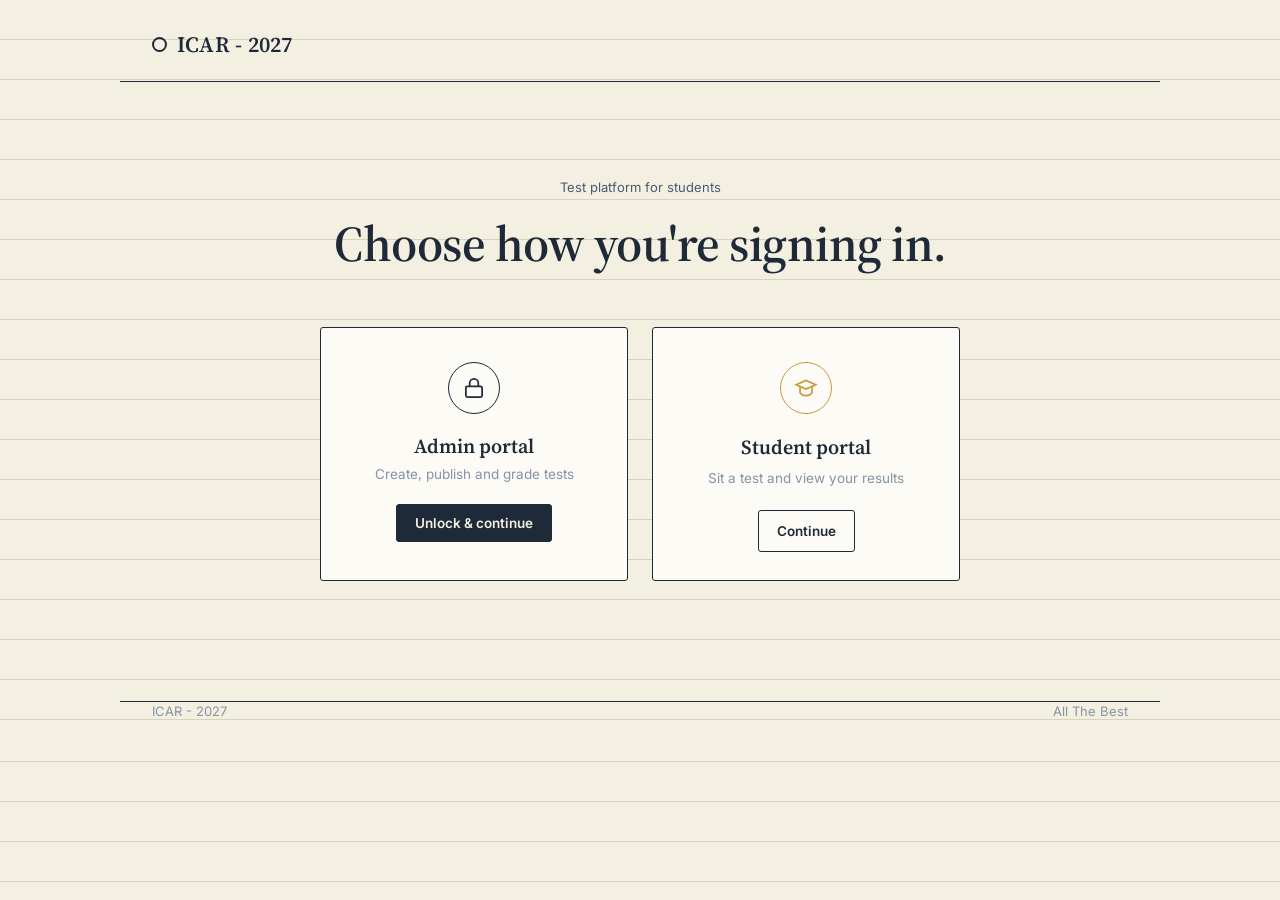
<file: index.html>
<!DOCTYPE html>
<html lang="en">
<head>
<meta charset="UTF-8">
<meta name="viewport" content="width=device-width, initial-scale=1.0">
<title>Proctor — Every test, scored to the mark</title>
<link rel="preconnect" href="https://fonts.googleapis.com">
<link href="https://fonts.googleapis.com/css2?family=Source+Serif+4:opsz,wght@8..60,400;8..60,500;8..60,600;8..60,700&family=Inter:wght@400;500;600;700&display=swap" rel="stylesheet">
<link rel="stylesheet" href="index.css">
</head>
<body>

  <header>
    <div class="wrap header-row">
      <div class="brand">
        <span class="brand-mark" aria-hidden="true"></span>
        <span class="brand-name">ICAR - 2027 </span>
      </div>
    </div>
  </header>

  <main>
    <section class="portal-select wrap">
      <p class="hero-tag">Test platform for students</p>
      <h1>Choose how you're signing in.</h1>

      <div class="portals">
        <button type="button" class="portal-card admin" id="admin-portal-btn" aria-haspopup="dialog" aria-controls="admin-lock">
          <span class="portal-icon" aria-hidden="true">
            <svg viewBox="0 0 24 24" width="26" height="26" fill="none" stroke="currentColor" stroke-width="1.6">
              <rect x="4.5" y="10.5" width="15" height="10" rx="1.5"/>
              <path d="M8 10.5V7.5a4 4 0 0 1 8 0v3"/>
            </svg>
          </span>
          <span class="portal-name">Admin portal</span>
          <span class="portal-desc">Create, publish and grade tests</span>
          <span class="portal-go">Unlock &amp; continue</span>
        </button>

        <a class="portal-card student" href="auth.html">
          <span class="portal-icon" aria-hidden="true">
            <svg viewBox="0 0 24 24" width="26" height="26" fill="none" stroke="currentColor" stroke-width="1.6">
              <path d="M12 5 3 9l9 4 9-4-9-4Z"/>
              <path d="M6.5 11v5c0 1.4 2.46 3 5.5 3s5.5-1.6 5.5-3v-5"/>
            </svg>
          </span>
          <span class="portal-name">Student portal</span>
          <span class="portal-desc">Sit a test and view your results</span>
          <span class="portal-go">Continue</span>
        </a>
      </div>
    </section>
  </main>

  <footer class="wrap">
    <span>ICAR - 2027</span>
    <span>All The Best </span>
  </footer>

  <!-- Admin lock dialog -->
  <div class="lock-overlay" id="admin-lock-overlay" hidden>
    <div class="lock-dialog" id="admin-lock" role="dialog" aria-modal="true" aria-labelledby="lock-title">
      <button type="button" class="lock-close" id="admin-lock-close" aria-label="Close">×</button>
      <span class="lock-icon" aria-hidden="true">
        <svg viewBox="0 0 24 24" width="22" height="22" fill="none" stroke="currentColor" stroke-width="1.6">
          <rect x="4.5" y="10.5" width="15" height="10" rx="1.5"/>
          <path d="M8 10.5V7.5a4 4 0 0 1 8 0v3"/>
        </svg>
      </span>
      <h2 id="lock-title">Admin access</h2>
      <p class="lock-sub">Enter the admin password to continue.</p>
      <form id="admin-lock-form" novalidate>
        <label class="lock-field">
          <span>Password</span>
          <input type="password" id="admin-lock-input" autocomplete="current-password" placeholder="••••••••">
        </label>
        <p class="lock-error" id="admin-lock-error" hidden>That password isn't right. Try again.</p>
        <button type="submit" class="btn-primary lock-submit">Unlock admin portal</button>
      </form>
    </div>
  </div>

  <script>
    (function () {
      var ADMIN_PASSWORD = "admin123"; // demo only — replace with real server-side auth
      var openBtn = document.getElementById('admin-portal-btn');
      var overlay = document.getElementById('admin-lock-overlay');
      var closeBtn = document.getElementById('admin-lock-close');
      var form = document.getElementById('admin-lock-form');
      var input = document.getElementById('admin-lock-input');
      var error = document.getElementById('admin-lock-error');
      var lastFocused = null;

      function openLock() {
        lastFocused = document.activeElement;
        overlay.hidden = false;
        error.hidden = true;
        input.value = '';
        document.body.style.overflow = 'hidden';
        setTimeout(function () { input.focus(); }, 0);
      }

      function closeLock() {
        overlay.hidden = true;
        document.body.style.overflow = '';
        if (lastFocused) lastFocused.focus();
      }

      openBtn.addEventListener('click', openLock);
      closeBtn.addEventListener('click', closeLock);

      overlay.addEventListener('click', function (e) {
        if (e.target === overlay) closeLock();
      });

      document.addEventListener('keydown', function (e) {
        if (e.key === 'Escape' && !overlay.hidden) closeLock();
      });

      form.addEventListener('submit', function (e) {
        e.preventDefault();
        if (input.value === ADMIN_PASSWORD) {
          window.location.href = 'create-test.html';
        } else {
          error.hidden = false;
          input.focus();
          input.select();
          var dialog = document.getElementById('admin-lock');
          dialog.classList.remove('shake');
          void dialog.offsetWidth;
          dialog.classList.add('shake');
        }
      });
    })();
  </script>

</body>
</html>
</file>
<file: index.css>
:root {
  --paper: #F3F0E2;
  --paper-line: #DAD3BC;
  --ink: #1E2A38;
  --ink-soft: #4B5A70;
  --ink-faint: #8593A4;
  --correct: #2F6B4F;
  --correct-bg: #E4EEE7;
  --wrong: #A23B33;
  --wrong-bg: #F3E4E1;
  --seal: #C99A3E;
  --white: #FCFBF6;
  --radius-card: 3px;
  --serif: "Source Serif 4", Georgia, serif;
  --sans: "Inter", -apple-system, sans-serif;
}

* { box-sizing: border-box; }
html { scroll-behavior: smooth; }

body {
  margin: 0;
  background: var(--paper);
  background-image: repeating-linear-gradient(
    to bottom,
    transparent,
    transparent 39px,
    var(--paper-line) 39px,
    var(--paper-line) 40px
  );
  color: var(--ink);
  font-family: var(--sans);
  line-height: 1.5;
  -webkit-font-smoothing: antialiased;
}

@media (prefers-reduced-motion: reduce) {
  * { animation-duration: 0.01ms !important; transition-duration: 0.01ms !important; }
}

a { color: inherit; }
:focus-visible {
  outline: 2px solid var(--ink);
  outline-offset: 3px;
}

.wrap {
  max-width: 1040px;
  margin: 0 auto;
  padding: 0 32px;
}

/* ---------- Header ---------- */
header {
  padding: 28px 0 0;
}
.header-row {
  display: flex;
  align-items: center;
  justify-content: space-between;
  padding-bottom: 20px;
  border-bottom: 1.5px solid var(--ink);
}
.brand {
  display: flex;
  align-items: baseline;
  gap: 10px;
}
.brand-mark {
  width: 15px;
  height: 15px;
  border-radius: 50%;
  border: 2px solid var(--ink);
  flex-shrink: 0;
}
.brand-name {
  font-family: var(--serif);
  font-size: 22px;
  font-weight: 600;
  letter-spacing: 0.01em;
}
/* ---------- Portal select (index) ---------- */
.portal-select {
  padding: 96px 0 120px;
  text-align: center;
}
.hero-tag {
  font-size: 13px;
  color: var(--ink-soft);
  margin: 0 0 18px;
}
.portal-select h1 {
  font-family: var(--serif);
  font-size: clamp(34px, 5vw, 50px);
  line-height: 1.1;
  font-weight: 600;
  margin: 0 auto 56px;
  max-width: 620px;
  letter-spacing: -0.01em;
}
.portals {
  display: grid;
  grid-template-columns: 1fr 1fr;
  gap: 24px;
  max-width: 640px;
  margin: 0 auto;
}
.portal-card {
  background: var(--white);
  border: 1.5px solid var(--ink);
  border-radius: var(--radius-card);
  padding: 34px 26px 28px;
  display: flex;
  flex-direction: column;
  align-items: center;
  text-align: center;
  text-decoration: none;
  color: var(--ink);
  font-family: var(--sans);
  cursor: pointer;
  transition: transform 0.12s ease, box-shadow 0.12s ease;
}
.portal-card:hover {
  transform: translateY(-2px);
  box-shadow: 0 6px 0 var(--ink);
}
.portal-icon {
  width: 52px;
  height: 52px;
  border-radius: 50%;
  border: 1.5px solid var(--ink);
  display: flex;
  align-items: center;
  justify-content: center;
  margin-bottom: 18px;
}
.portal-card.admin .portal-icon { color: var(--ink); }
.portal-card.student .portal-icon { color: var(--seal); border-color: var(--seal); }
.portal-name {
  font-family: var(--serif);
  font-size: 20px;
  font-weight: 600;
  margin-bottom: 6px;
}
.portal-desc {
  font-size: 13.5px;
  color: var(--ink-faint);
  margin-bottom: 22px;
}
.portal-go {
  font-size: 13.5px;
  font-weight: 600;
  padding: 10px 18px;
  border-radius: var(--radius-card);
  border: 1.5px solid var(--ink);
  background: var(--ink);
  color: var(--paper);
}
.portal-card.student .portal-go {
  background: transparent;
  color: var(--ink);
}

.btn-primary {
  font-family: var(--sans);
  font-size: 15px;
  font-weight: 600;
  padding: 13px 26px;
  border-radius: var(--radius-card);
  text-decoration: none;
  cursor: pointer;
  display: inline-block;
  background: var(--ink);
  color: var(--paper);
  border: 1.5px solid var(--ink);
  transition: transform 0.12s ease;
}
.btn-primary:hover { transform: translateY(-1px); }

/* ---------- Admin lock dialog ---------- */
.lock-overlay {
  position: fixed;
  inset: 0;
  background: rgba(30, 42, 56, 0.5);
  display: flex;
  align-items: center;
  justify-content: center;
  padding: 24px;
  z-index: 50;
}
.lock-overlay[hidden] {
  display: none;
}
.lock-dialog {
  background: var(--white);
  border: 1.5px solid var(--ink);
  border-radius: var(--radius-card);
  width: 100%;
  max-width: 360px;
  padding: 30px 28px 28px;
  position: relative;
  text-align: left;
}
.lock-dialog.shake { animation: lock-shake 0.32s ease; }
@keyframes lock-shake {
  0%, 100% { transform: translateX(0); }
  25% { transform: translateX(-6px); }
  75% { transform: translateX(6px); }
}
.lock-close {
  position: absolute;
  top: 14px;
  right: 14px;
  width: 28px;
  height: 28px;
  border: none;
  background: transparent;
  font-size: 20px;
  line-height: 1;
  color: var(--ink-faint);
  cursor: pointer;
}
.lock-close:hover { color: var(--ink); }
.lock-icon {
  width: 40px;
  height: 40px;
  border-radius: 50%;
  border: 1.5px solid var(--ink);
  display: flex;
  align-items: center;
  justify-content: center;
  margin-bottom: 16px;
}
.lock-dialog h2 {
  font-family: var(--serif);
  font-size: 20px;
  font-weight: 600;
  margin: 0 0 6px;
}
.lock-sub {
  font-size: 13.5px;
  color: var(--ink-soft);
  margin: 0 0 22px;
}
.lock-field {
  display: block;
  margin-bottom: 8px;
}
.lock-field span {
  display: block;
  font-size: 12.5px;
  font-weight: 600;
  color: var(--ink-soft);
  margin-bottom: 6px;
}
.lock-field input {
  width: 100%;
  font-family: var(--sans);
  font-size: 15px;
  padding: 11px 12px;
  border-radius: var(--radius-card);
  border: 1.5px solid var(--ink);
  background: var(--paper);
  color: var(--ink);
}
.lock-field input:focus-visible {
  outline: 2px solid var(--ink);
  outline-offset: 2px;
}
.lock-error {
  font-size: 12.5px;
  font-weight: 600;
  color: var(--wrong);
  margin: 6px 0 16px;
}
.lock-submit {
  width: 100%;
  text-align: center;
  border: none;
  margin-top: 6px;
}

@media (max-width: 520px) {
  .portals { grid-template-columns: 1fr; }
}

/* ---------- Footer ---------- */
footer {
  border-top: 1.5px solid var(--ink);
  padding: 26px 0 40px;
  display: flex;
  justify-content: space-between;
  align-items: center;
  font-size: 13px;
  color: var(--ink-faint);
}

/* ---------- Responsive ---------- */
@media (max-width: 720px) {
  header .header-row { flex-wrap: wrap; gap: 14px; }
  footer { flex-direction: column; gap: 6px; text-align: center; }
}
</file>
